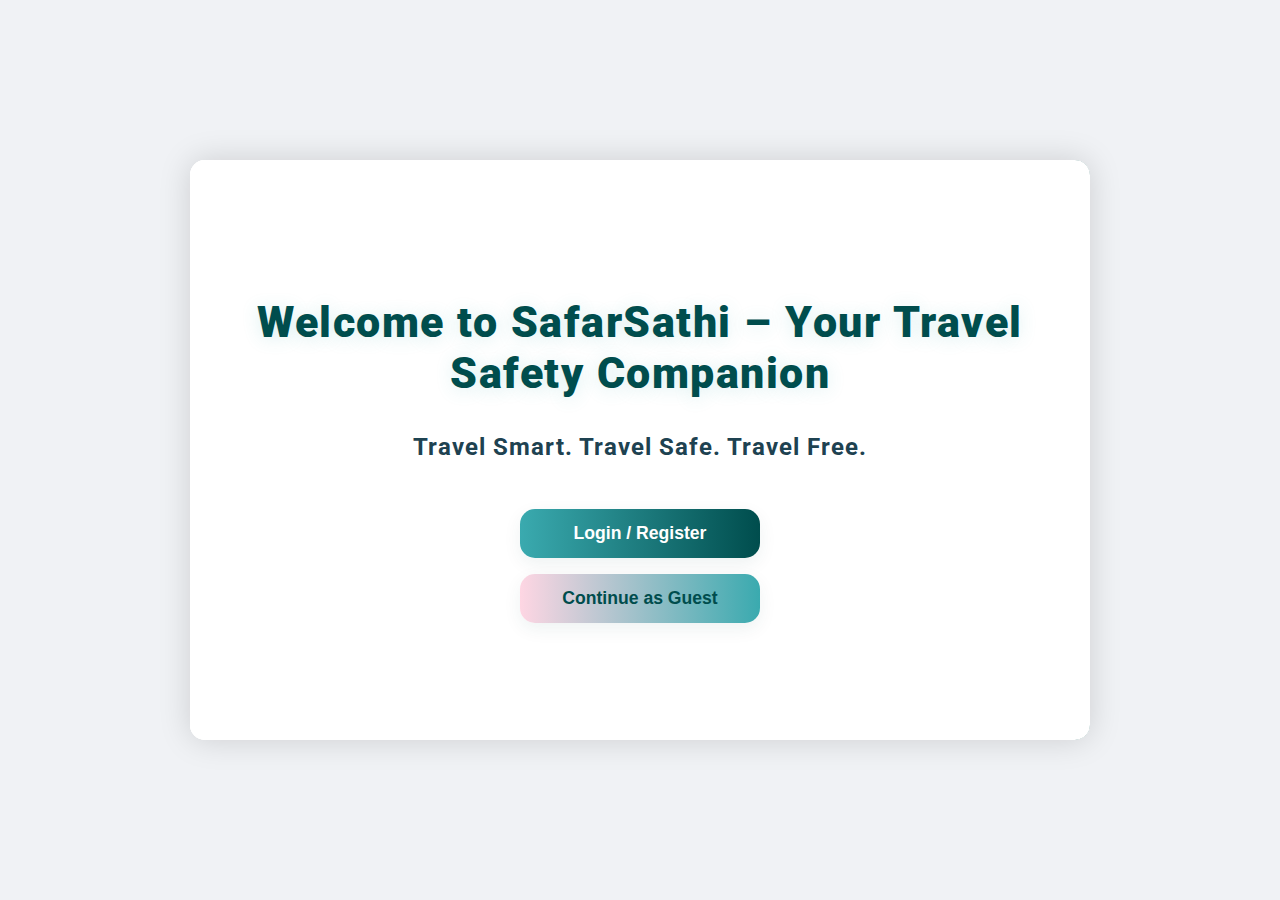
<file: index.html>
<!DOCTYPE html>
<html lang="en">
<head>
    <meta charset="UTF-8" />
    <meta name="viewport" content="width=device-width, initial-scale=1.0">
    <title>SafarSathi - Welcome & Login</title>
    <link href="https://fonts.googleapis.com/css?family=Roboto:400,500,700&display=swap" rel="stylesheet" />
    <style>
        * {
            box-sizing: border-box;
        }
        body, html {
            margin: 0; padding: 0; height: 100%;
            font-family: 'Roboto', sans-serif;
            background: #f0f2f5;
            display: flex;
            justify-content: center;
            align-items: center;
        }
        .container {
            position: relative;
            width: 900px;
            height: 580px;
            border-radius: 15px;
            overflow: hidden;
            box-shadow: 0 0 32px rgba(0, 0, 0, 0.15);
            background: #fff;
            display: flex;
            flex-direction: row;
        }
        .welcome {
            position: absolute;
            top: 0; left: 0;
            width: 100%; height: 100%;
            background: #fff;
            z-index: 6;
            display: flex;
            flex-direction: column;
            justify-content: center;
            align-items: center;
            padding: 0 40px;
            text-align: center;
            transition: left 0.8s cubic-bezier(.68,-0.55,.27,1.55);
        }
        .welcome.hide {
            left: -100%;
        }
        .welcome h1 {
            font-size: 2.7rem;
            color: #004d4d;
            font-weight: 900;
            letter-spacing: 1.5px;
            margin-bottom: 10px;
            text-shadow: 0 2px 18px #3aaaaf30;
        }
        .welcome p {
            font-size: 1.5rem;
            font-weight: 700;
            color: #1e4251;
            margin-bottom: 40px;
            letter-spacing: 1px;
        }
        .btn {
            width: 240px;
            padding: 14px 0;
            border-radius: 15px;
            font-size: 1.1rem;
            font-weight: 700;
            cursor: pointer;
            box-shadow: 0 6px 18px rgba(0, 77, 77, 0.07);
            border: none;
            margin: 8px 0;
            transition: background 0.25s;
        }
        .btn.login {
            background: linear-gradient(90deg,#3aaaaf 0%, #004d4d 100%);
            color: white;
        }
        .btn.login:hover {
            background: #3aaaaf;
        }
        .btn.guest {
            background: linear-gradient(90deg,#fed6e3 0%, #3aaaaf 100%);
            color: #004d4d;
        }
        .btn.guest:hover {
            background: #004d4d;
            color: white;
        }

        .panel {
            flex: 1;
            padding: 40px 30px 20px 30px;
            background: #fff;
            display: flex;
            flex-direction: column;
            justify-content: flex-start;
            transition: opacity 0.7s cubic-bezier(.68,-0.55,.27,1.55);
            z-index: 2;
            position: relative;
        }
        .panel.left {
            border-right: 1px solid #ddd;
        }
        .form-title {
            font-size: 2rem;
            font-weight: 700;
            margin-bottom: 28px;
            color: #222;
        }
        .form-group {
            margin-bottom: 16px;
        }
        label {
            font-size: 0.95rem;
            margin-bottom: 6px;
            color: #555;
            display: block;
        }
        input {
            width: 100%;
            padding: 11px 12px;
            border-radius: 5px;
            border: 1px solid #ccc;
            font-size: 1rem;
            outline: none;
            background: #fff;
        }
        button.btn.form-btn {
            margin-top: 14px;
            padding: 12px 0;
            border-radius: 6px;
            background: #3aaaaf;
            border: none;
            font-weight: 600;
            color: #fff;
            font-size: 1.1rem;
            cursor: pointer;
            transition: background 0.3s ease;
        }
        button.btn.form-btn:hover {
            background: #00796b;
        }

        .back-btn-overlay {
            position: absolute;
            bottom: 25px;
            font-size: 0.85rem;
            padding: 8px 18px;
            border-radius: 14px;
            background: linear-gradient(90deg,#fed6e3 0%,#3aaaaf 100%);
            color: #004d4d;
            font-weight: 700;
            border: none;
            box-shadow: 0 4px 12px #004d4d22;
            transition: background 0.3s;
            cursor: pointer;
            user-select: none;
            outline: none;
        }
        .back-btn-overlay:hover {
            background: #3aaaaf;
            color: #fff;
        }

        .overlay {
            position: absolute;
            top: 0;
            left: 50%;
            width: 50%;
            height: 100%;
            background: #004d4d;
            color: #fff;
            border-radius: 0 15px 15px 0;
            box-shadow: -8px 0 24px rgba(0, 0, 0, 0.15);
            display: flex;
            flex-direction: column;
            justify-content: center;
            align-items: center;
            padding: 40px 30px;
            font-size: 2.4rem;
            font-weight: 700;
            user-select: none;
            cursor: pointer;
            transition: left 0.7s cubic-bezier(.68, -0.55, .27, 1.55);
            z-index: 5;
        }
        .overlay-content {
            text-align: center;
            display: flex;
            flex-direction: column;
            align-items: center;
            flex: 1;
        }
        .arrow-btn {
            margin-top: 48px;
            background: none;
            border: none;
            outline: none;
            cursor: pointer;
            padding: 0;
            display: flex;
            justify-content: center;
            align-items: center;
            width: 58px;
            height: 58px;
            border-radius: 50%;
            background: #fff;
            box-shadow: 0 2px 10px rgba(0, 77, 77, 0.2);
            transition: background 0.3s;
            user-select: none;
        }
        .arrow-btn:hover {
            background: #ccebe5;
            box-shadow: 0 2px 18px rgba(58, 170, 175, 0.5);
        }
        .arrow-btn svg {
            width: 32px;
            height: 32px;
            fill: #004d4d;
            display: block;
        }

        /* Slide states */
        .container.show-create .overlay {
            left: 0;
            border-radius: 15px 0 0 15px;
        }
        .container.show-create .panel.left {
            transform: translateX(-50%);
            opacity: 0.15;
            pointer-events: none;
            z-index: 1;
        }
        .container.show-create .panel.right {
            z-index: 3;
        }
    </style>
</head>
<body>
    <div class="container" id="container">

        <div class="welcome" id="welcome">
            <h1>Welcome to SafarSathi – Your Travel Safety Companion</h1>
            <p>Travel Smart. Travel Safe. Travel Free.</p>
            <button class="btn login" id="toLoginBtn">Login / Register</button>
            <button class="btn guest" onclick="alert('Continue as guest clicked')">Continue as Guest</button>
        </div>

        <div class="panel left">
            <div class="form-title">Sign In</div>
            <form id="loginForm">
                <div class="form-group">
                    <label for="login-email">Email or mobile phone number</label>
                    <input id="login-email" type="text" required />
                </div>
                <div class="form-group">
                    <label for="login-password">Password</label>
                    <input id="login-password" type="password" required />
                </div>
                <button type="submit" class="btn form-btn">Login</button>
            </form>
        </div>

        <div class="panel right">
            <div class="form-title">Create Account</div>
            <form>
                <div class="form-group">
                    <label for="create-name">Name</label>
                    <input id="create-name" type="text" required />
                </div>
                <div class="form-group">
                    <label for="create-phone">Phone Number</label>
                    <input id="create-phone" type="tel" required />
                </div>
                <div class="form-group">
                    <label for="create-email">Email</label>
                    <input id="create-email" type="email" required />
                </div>
                <div class="form-group">
                    <label for="create-password">Password</label>
                    <input id="create-password" type="password" required />
                </div>
                <button type="submit" class="btn form-btn">Create Account</button>
            </form>
        </div>

        <div class="overlay" id="overlay">
            <div class="overlay-content">
                Hello SafarSathi
                <button class="arrow-btn" id="slideArrow" aria-label="Toggle Slide">
                    <svg viewBox="0 0 24 24">
                        <path d="M8.59 16.59L13.17 12 8.59 7.41c-.39-.39-.39-1.02 0-1.41.39-.39 1.02-.39 1.41 0l5.3 5.3c.39.39.39 1.02 0 1.41l-5.3 5.3c-.39.39-1.02.39-1.41 0-.38-.38-.38-1.02.01-1.41z"/>
                    </svg>
                </button>
                <button class="back-btn-overlay" id="backToWelcome">Back to Welcome</button>
            </div>
        </div>

    </div>

    <script src="script.js"></script>
</body>
</html>
</file>
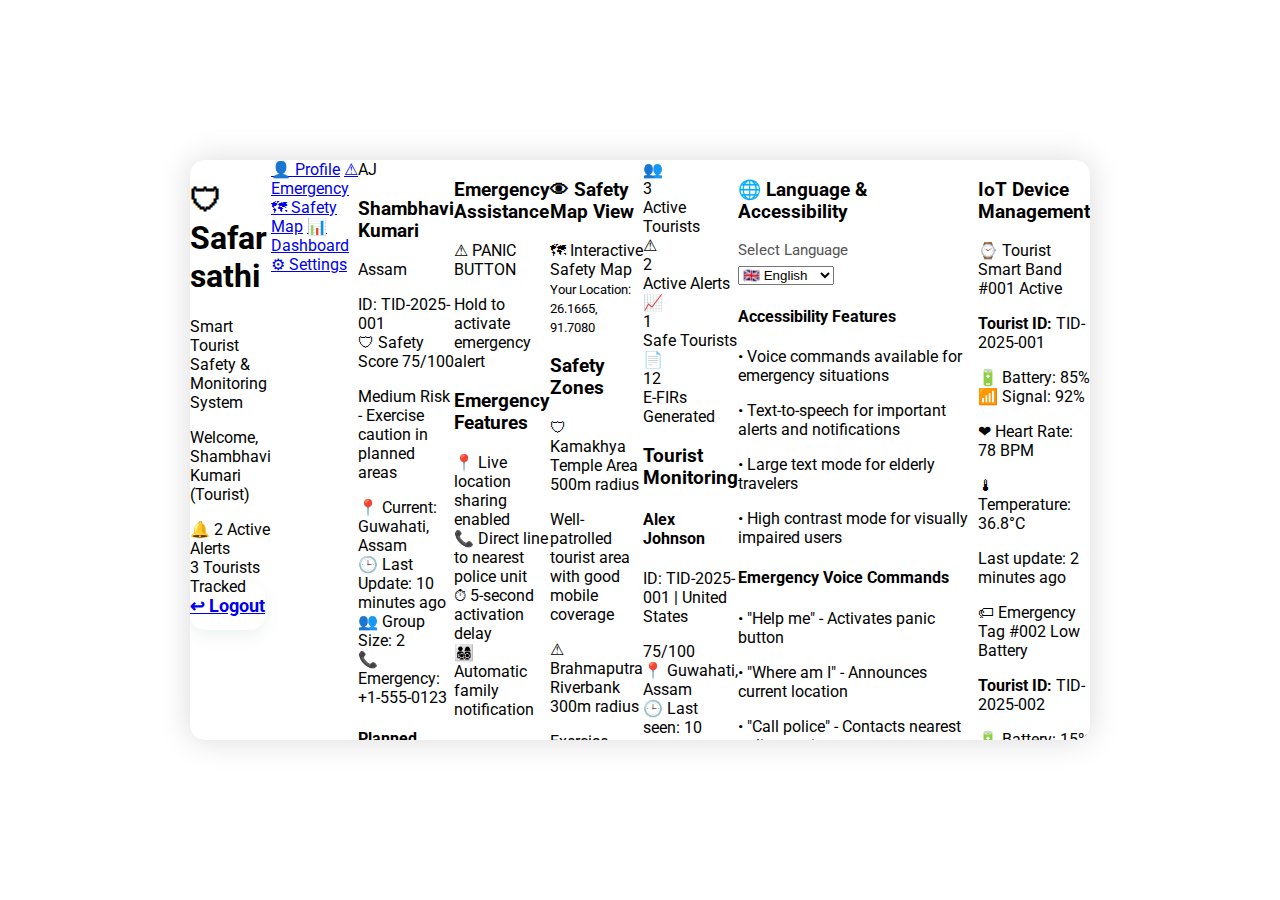
<file: dashboard.html>
<!DOCTYPE html>
<html lang="en">
<head>
    <meta charset="UTF-8">
    <meta name="viewport" content="width=device-width, initial-scale=1.0">
    <title>Safar Sathi - Dashboard</title>
    <link rel="stylesheet" href="style.css">
    <link href="https://fonts.googleapis.com/css?family=Roboto:400,500,700&display=swap" rel="stylesheet" />
</head>
<body>
    <div class="container">
        <div class="header">
            <div class="header-content">
                <div class="header-left">
                    <h1>
                        <span class="logo">🛡</span>
                        Safar sathi
                    </h1>
                    <p>Smart Tourist Safety & Monitoring System</p>
                    <p class="welcome-text">Welcome, Shambhavi Kumari (Tourist)</p>
                </div>
                <div class="header-right">
                    <div class="badge badge-outline">
                        <span>🔔</span>
                        <span>2 Active Alerts</span>
                    </div>
                    <div class="badge badge-secondary">3 Tourists Tracked</div>
                    <a href="#" class="btn logout-btn">
                        <span>↩</span>
                        Logout
                    </a>
                </div>
            </div>
        </div>

        <div class="nav-tabs">
            <a href="#profile-section" class="nav-tab active">👤 Profile</a>
            <a href="#panic-section" class="nav-tab">⚠ Emergency</a>
            <a href="#map-section" class="nav-tab">🗺 Safety Map</a>
            <a href="#dashboard-section" class="nav-tab">📊 Dashboard</a>
            <a href="#settings-section" class="nav-tab">⚙ Settings</a>
        </div>

        <div id="profile-section" class="section active">
            <div class="card">
                <div class="card-header">
                    <div class="profile-info">
                        <div class="avatar">AJ</div>
                        <div class="profile-details">
                            <h3>Shambhavi Kumari </h3>
                            <p>Assam</p>
                            <div class="badge badge-outline">ID: TID-2025-001</div>
                        </div>
                    </div>
                </div>
                <div class="card-content">
                    <div class="safety-score">
                        <div class="score-header">
                            <span>🛡 Safety Score</span>
                            <span class="score-value">75/100</span>
                        </div>
                        <div class="progress-bar">
                            <div class="progress-fill warning" style="width: 75%;"></div>
                        </div>
                        <p class="score-note">Medium Risk - Exercise caution in planned areas</p>
                    </div>

                    <div class="grid grid-cols-2">
                        <div class="info-item">
                            <span class="info-icon">📍</span>
                            <span>Current: Guwahati, Assam</span>
                        </div>
                        <div class="info-item">
                            <span class="info-icon">🕒</span>
                            <span>Last Update: 10 minutes ago</span>
                        </div>
                        <div class="info-item">
                            <span class="info-icon">👥</span>
                            <span>Group Size: 2</span>
                        </div>
                        <div class="info-item">
                            <span class="info-icon">📞</span>
                            <span>Emergency: +1-555-0123</span>
                        </div>
                    </div>

                    <div class="planned-route">
                        <h4>Planned Route</h4>
                        <div class="route-badges">
                            <span class="badge badge-secondary">Guwahati</span>
                            <span class="badge badge-secondary">Kaziranga</span>
                            <span class="badge badge-secondary">Shillong</span>
                            <span class="badge badge-secondary">Cherrapunji</span>
                        </div>
                    </div>
                </div>
            </div>

            <div class="card">
                <div class="card-header">
                    <h3>Safety Features Active</h3>
                </div>
                <div class="card-content">
                    <div class="grid grid-cols-2">
                        <div class="info-item">
                            <span class="status-indicator status-active"></span>
                            <span>Real-time Location Tracking</span>
                        </div>
                        <div class="info-item">
                            <span class="status-indicator status-active"></span>
                            <span>Geo-fencing Alerts Enabled</span>
                        </div>
                        <div class="info-item">
                            <span class="status-indicator status-active"></span>
                            <span>Emergency Contacts Configured</span>
                        </div>
                        <div class="info-item">
                            <span class="status-indicator status-warning"></span>
                            <span>Family Tracking (Opt-in Required)</span>
                        </div>
                    </div>
                </div>
            </div>
        </div>

        <div id="panic-section" class="section">
            <div class="card">
                <div class="card-content panic-section">
                    <h3>Emergency Assistance</h3>
                    <div class="panic-button">
                        <span class="panic-icon">⚠</span>
                        PANIC BUTTON
                    </div>
                    <p class="panic-note">Hold to activate emergency alert</p>
                </div>
            </div>

            <div class="card">
                <div class="card-header">
                    <h3>Emergency Features</h3>
                </div>
                <div class="card-content">
                    <div class="space-y-2">
                        <div class="info-item">
                            <span class="info-icon">📍</span>
                            <span>Live location sharing enabled</span>
                        </div>
                        <div class="info-item">
                            <span class="info-icon">📞</span>
                            <span>Direct line to nearest police unit</span>
                        </div>
                        <div class="info-item">
                            <span class="info-icon">⏱</span>
                            <span>5-second activation delay</span>
                        </div>
                        <div class="info-item">
                            <span class="info-icon">👨‍👩‍👧‍👦</span>
                            <span>Automatic family notification</span>
                        </div>
                    </div>
                </div>
            </div>
        </div>

        <div id="map-section" class="section">
            <div class="card">
                <div class="card-header">
                    <h3>👁 Safety Map View</h3>
                </div>
                <div class="card-content">
                    <div class="map-container">
                        <div class="map-placeholder">
                            🗺 Interactive Safety Map<br>
                            <small>Your Location: 26.1665, 91.7080</small>
                        </div>
                    </div>
                </div>
            </div>

            <div class="card">
                <div class="card-header">
                    <h3>Safety Zones</h3>
                </div>
                <div class="card-content">
                    <div class="zone-item zone-safe">
                        <div class="zone-header">
                            <span class="zone-name">
                                <span>🛡</span>
                                Kamakhya Temple Area
                            </span>
                            <span class="badge badge-outline">500m radius</span>
                        </div>
                        <p class="zone-description">Well-patrolled tourist area with good mobile coverage</p>
                    </div>
                    
                    <div class="zone-item zone-caution">
                        <div class="zone-header">
                            <span class="zone-name">
                                <span>⚠</span>
                                Brahmaputra Riverbank
                            </span>
                            <span class="badge badge-outline">300m radius</span>
                        </div>
                        <p class="zone-description">Exercise caution near water. Stay in designated areas</p>
                    </div>
                    
                    <div class="zone-item zone-restricted">
                        <div class="zone-header">
                            <span class="zone-name">
                                <span>🚫</span>
                                Construction Zone - NH37
                            </span>
                            <span class="badge badge-outline">200m radius</span>
                        </div>
                        <p class="zone-description">Road construction in progress. Avoid this area</p>
                    </div>
                </div>
            </div>
        </div>

        <div id="dashboard-section" class="section">
            <div class="stats-grid">
                <div class="stat-card">
                    <div class="stat-icon">👥</div>
                    <div class="stat-number">3</div>
                    <div class="stat-label">Active Tourists</div>
                </div>
                <div class="stat-card">
                    <div class="stat-icon">⚠</div>
                    <div class="stat-number">2</div>
                    <div class="stat-label">Active Alerts</div>
                </div>
                <div class="stat-card">
                    <div class="stat-icon">📈</div>
                    <div class="stat-number">1</div>
                    <div class="stat-label">Safe Tourists</div>
                </div>
                <div class="stat-card">
                    <div class="stat-icon">📄</div>
                    <div class="stat-number">12</div>
                    <div class="stat-label">E-FIRs Generated</div>
                </div>
            </div>

            <div class="card">
                <div class="card-header">
                    <h3>Tourist Monitoring</h3>
                </div>
                <div class="card-content">
                    <div class="tourist-card">
                        <div class="tourist-header">
                            <div>
                                <h4>Alex Johnson</h4>
                                <p>ID: TID-2025-001 | United States</p>
                            </div>
                            <span class="badge badge-warning">75/100</span>
                        </div>
                        <div class="space-y-2">
                            <div class="info-item">
                                <span class="info-icon">📍</span>
                                <span>Guwahati, Assam</span>
                            </div>
                            <div class="info-item">
                                <span class="info-icon">🕒</span>
                                <span>Last seen: 10 minutes ago</span>
                            </div>
                        </div>
                        <div class="progress-bar small" style="margin-top: 0.75rem;">
                            <div class="progress-fill warning" style="width: 75%;"></div>
                        </div>
                    </div>

                    <div class="tourist-card">
                        <div class="tourist-header">
                            <div>
                                <h4>Maria Garcia</h4>
                                <p>ID: TID-2025-002 | Spain</p>
                            </div>
                            <span class="badge badge-danger">45/100</span>
                        </div>
                        <div class="space-y-2">
                            <div class="info-item">
                                <span class="info-icon">📍</span>
                                <span>Remote Forest Trail</span>
                            </div>
                            <div class="info-item">
                                <span class="info-icon">🕒</span>
                                <span>Last seen: 3 hours ago</span>
                            </div>
                        </div>
                        <div class="progress-bar small" style="margin-top: 0.75rem;">
                            <div class="progress-fill danger" style="width: 45%;"></div>
                        </div>
                    </div>

                    <div class="tourist-card">
                        <div class="tourist-header">
                            <div>
                                <h4>Chen Wei</h4>
                                <p>ID: TID-2025-003 | China</p>
                            </div>
                            <span class="badge badge-success">85/100</span>
                        </div>
                        <div class="space-y-2">
                            <div class="info-item">
                                <span class="info-icon">📍</span>
                                <span>Shillong Tourist Center</span>
                            </div>
                            <div class="info-item">
                                <span class="info-icon">🕒</span>
                                <span>Last seen: 5 minutes ago</span>
                            </div>
                        </div>
                        <div class="progress-bar small" style="margin-top: 0.75rem;">
                            <div class="progress-fill" style="width: 85%;"></div>
                        </div>
                    </div>
                </div>
            </div>

            <div class="card">
                <div class="card-header">
                    <h3>🔔 AI-Detected Anomalies</h3>
                </div>
                <div class="card-content">
                    <div class="anomaly-item anomaly-high">
                        <div class="anomaly-content">
                            <h4>Route Deviation</h4>
                            <p><strong>Tourist:</strong> Maria Garcia (ID: TID-2025-002)</p>
                            <p>Tourist has deviated significantly from planned route for over 2 hours</p>
                            <p class="anomaly-time">Detected: 2025-01-10 14:30 IST</p>
                        </div>
                        <div class="anomaly-badges">
                            <span class="badge badge-danger">active</span>
                            <span class="badge badge-outline">high</span>
                        </div>
                    </div>

                    <div class="anomaly-item anomaly-medium">
                        <div class="anomaly-content">
                            <h4>Prolonged Inactivity</h4>
                            <p><strong>Tourist:</strong> Chen Wei (ID: TID-2025-003)</p>
                            <p>No movement detected for 4 hours in remote area</p>
                            <p class="anomaly-time">Detected: 2025-01-10 13:15 IST</p>
                        </div>
                        <div class="anomaly-badges">
                            <span class="badge badge-danger">active</span>
                            <span class="badge badge-outline">medium</span>
                        </div>
                    </div>
                </div>
            </div>
        </div>

        <div id="settings-section" class="section">
            <div class="card">
                <div class="card-header">
                    <h3>🌐 Language & Accessibility</h3>
                </div>
                <div class="card-content">
                    <div class="form-group">
                        <label for="language-select" class="form-label">Select Language</label>
                        <select id="language-select" class="form-select">
                            <option value="en">🇬🇧 English</option>
                            <option value="hi">🇮🇳 हिन्दी</option>
                            <option value="as">🇮🇳 অসমীয়া</option>
                            <option value="bn">🇧🇩 বাংলা</option>
                            <option value="ml">🇮🇳 മലയാളം</option>
                            <option value="ta">🇮🇳 தமிழ்</option>
                            <option value="te">🇮🇳 తెలుగు</option>
                            <option value="kn">🇮🇳 ಕನ್ನಡ</option>
                            <option value="or">🇮🇳 ଓଡ଼ିଆ</option>
                            <option value="gu">🇮🇳 ગુજરાતી</option>
                            <option value="mr">🇮🇳 मराठी</option>
                        </select>
                    </div>
                    
                    <div class="accessibility-notes">
                        <h4>Accessibility Features</h4>
                        <div class="space-y-2">
                            <p>• Voice commands available for emergency situations</p>
                            <p>• Text-to-speech for important alerts and notifications</p>
                            <p>• Large text mode for elderly travelers</p>
                            <p>• High contrast mode for visually impaired users</p>
                        </div>
                    </div>

                    <div class="voice-commands">
                        <h4>Emergency Voice Commands</h4>
                        <div class="space-y-2">
                            <p class="note">• "Help me" - Activates panic button</p>
                            <p class="note">• "Where am I" - Announces current location</p>
                            <p class="note">• "Call police" - Contacts nearest police station</p>
                        </div>
                    </div>
                </div>
            </div>

            <div class="card">
                <div class="card-header">
                    <h3>Privacy & Security</h3>
                </div>
                <div class="card-content">
                    <div class="setting-item">
                        <div class="setting-info">
                            <h4>End-to-End Encryption</h4>
                            <p>All data is encrypted in transit and at rest</p>
                        </div>
                        <span class="badge badge-success">Active</span>
                    </div>
                    
                    <div class="setting-item">
                        <div class="setting-info">
                            <h4>Blockchain Identity Verification</h4>
                            <p>Tamper-proof digital ID and travel records</p>
                        </div>
                        <span class="badge badge-success">Verified</span>
                    </div>
                    
                    <div class="setting-item">
                        <div class="setting-info">
                            <h4>Data Retention Policy</h4>
                            <p>Travel data deleted after 90 days</p>
                        </div>
                        <span class="badge badge-secondary">Compliant</span>
                    </div>
                    
                    <div class="download-section">
                        <button class="btn">Download My Data</button>
                    </div>
                </div>
            </div>
        </div>

        <div id="iot-section" class="section">
            <div class="card">
                <div class="card-header">
                    <h3>IoT Device Management</h3>
                </div>
                <div class="card-content">
                    <div class="device-card">
                        <div class="device-header">
                            <span class="device-name">
                                <span>⌚</span>
                                Tourist Smart Band #001
                            </span>
                            <span class="badge badge-success">Active</span>
                        </div>
                        <div class="device-details">
                            <p><strong>Tourist ID:</strong> TID-2025-001</p>
                            <div class="device-stats">
                                <div class="device-stat">
                                    <span>🔋 Battery: 85%</span>
                                    <div class="progress-mini">
                                        <div class="progress-fill" style="width: 85%;"></div>
                                    </div>
                                </div>
                                <div class="device-stat">
                                    <span>📶 Signal: 92%</span>
                                    <div class="progress-mini">
                                        <div class="progress-fill" style="width: 92%;"></div>
                                    </div>
                                </div>
                            </div>
                            <p>❤ Heart Rate: 78 BPM</p>
                            <p>🌡 Temperature: 36.8°C</p>
                            <p class="last-update">Last update: 2 minutes ago</p>
                        </div>
                    </div>

                    <div class="device-card">
                        <div class="device-header">
                            <span class="device-name">
                                <span>🏷</span>
                                Emergency Tag #002
                            </span>
                            <span class="badge badge-warning">Low Battery</span>
                        </div>
                        <div class="device-details">
                            <p><strong>Tourist ID:</strong> TID-2025-002</p>
                            <div class="device-stats">
                                <div class="device-stat">
                                    <span>🔋 Battery: 15%</span>
                                    <div class="progress-mini">
                                        <div class="progress-fill danger" style="width: 15%;"></div>
                                    </div>
                                </div>
                                <div class="device-stat">
                                    <span>📶 Signal: 25%</span>
                                    <div class="progress-mini">
                                        <div class="progress-fill danger" style="width: 25%;"></div>
                                    </div>
                                </div>
                            </div>
                            <p class="last-update">Last update: 45 minutes ago</p>
                        </div>
                    </div>
                </div>
            </div>
        </div>
    </div>
    <script>
        // JS for tab switching on dashboard
        document.addEventListener('DOMContentLoaded', function() {
            const tabs = document.querySelectorAll('.nav-tab');
            const sections = document.querySelectorAll('.section');

            tabs.forEach(tab => {
                tab.addEventListener('click', function(e) {
                    e.preventDefault();
                    
                    // Remove active class from all tabs and sections
                    tabs.forEach(t => t.classList.remove('active'));
                    sections.forEach(s => s.classList.remove('active'));
                    
                    // Add active class to clicked tab and corresponding section
                    this.classList.add('active');
                    const targetSectionId = this.getAttribute('href');
                    document.querySelector(targetSectionId).classList.add('active');
                });
            });
        });
    </script>
</body>
</html>
</file>
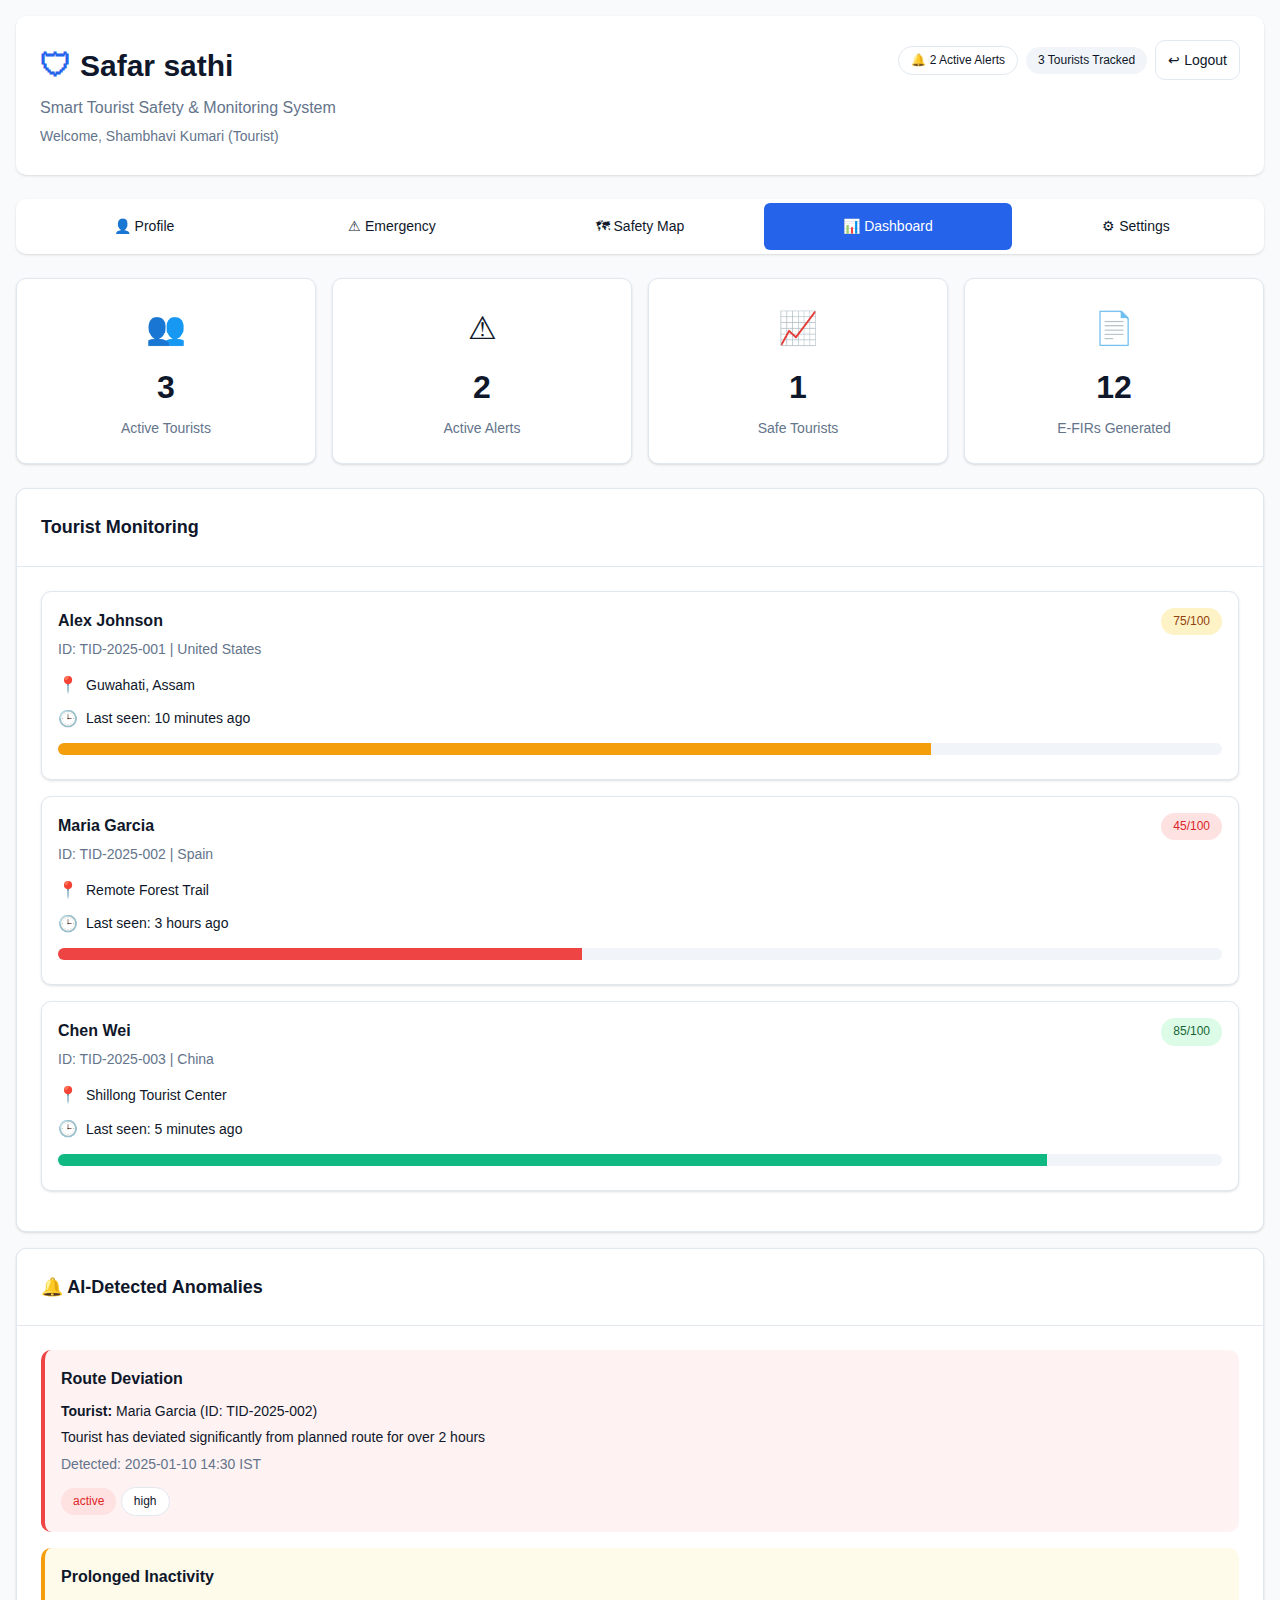
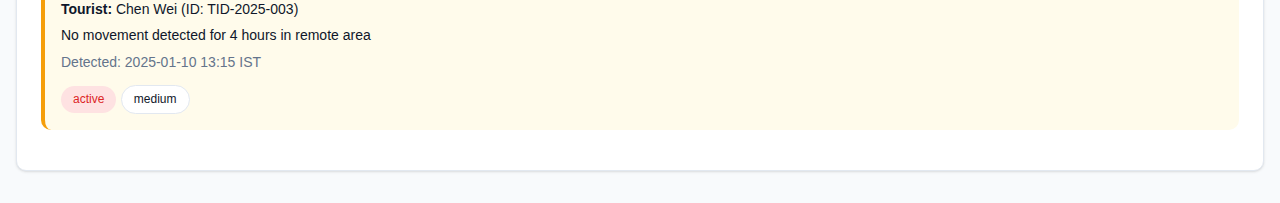
<file: v.html>
<!DOCTYPE html>
<html lang="en">
<head>
    <meta charset="UTF-8">
    <meta name="viewport" content="width=device-width, initial-scale=1.0">
    <title>safar sathi - Complete Static Demo</title>
    <link rel="stylesheet" href="vs.css">
</head>
<body>
    <div class="container">
        <!-- Header -->
        <div class="header">
            <div class="header-content">
                <div class="header-left">
                    <h1>
                        <span class="logo">🛡</span>
                        Safar sathi
                    </h1>
                    <p>Smart Tourist Safety & Monitoring System</p>
                    <p class="welcome-text">Welcome, Shambhavi Kumari (Tourist)</p>
                </div>
                <div class="header-right">
                    <div class="badge badge-outline">
                        <span>🔔</span>
                        <span>2 Active Alerts</span>
                    </div>
                    <div class="badge badge-secondary">3 Tourists Tracked</div>
                    <a href="index.html" class="btn">
                        <span>↩</span>
                        Logout
                    </a>
                </div>
            </div>
        </div>

        <!-- Navigation Tabs -->
        <div class="nav-tabs">
            <a href="#profile-section" class="nav-tab active">👤 Profile</a>
            <a href="#panic-section" class="nav-tab">⚠ Emergency</a>
            <a href="#map-section" class="nav-tab">🗺 Safety Map</a>
            <a href="#dashboard-section" class="nav-tab">📊 Dashboard</a>
            <a href="#settings-section" class="nav-tab">⚙ Settings</a>
        </div>

        <!-- Profile Section -->
        <div id="profile-section" class="section active">
            <div class="card">
                <div class="card-header">
                    <div class="profile-info">
                        <div class="avatar">SK</div>
                        <div class="profile-details">
                            <h3>Shambhavi Kumari </h3>
                            <p>Assam</p>
                            <div class="badge badge-outline">ID: TID-2025-001</div>
                        </div>
                    </div>
                </div>
                <div class="card-content">
                    <div class="safety-score">
                        <div class="score-header">
                            <span>🛡 Safety Score</span>
                            <span class="score-value">75/100</span>
                        </div>
                        <div class="progress-bar">
                            <div class="progress-fill warning" style="width: 75%;"></div>
                        </div>
                        <p class="score-note">Medium Risk - Exercise caution in planned areas</p>
                    </div>

                    <div class="grid grid-cols-2">
                        <div class="info-item">
                            <span class="info-icon">📍</span>
                            <span>Current: Guwahati, Assam</span>
                        </div>
                        <div class="info-item">
                            <span class="info-icon">🕒</span>
                            <span>Last Update: 10 minutes ago</span>
                        </div>
                        <div class="info-item">
                            <span class="info-icon">👥</span>
                            <span>Group Size: 2</span>
                        </div>
                        <div class="info-item">
                            <span class="info-icon">📞</span>
                            <span>Emergency: +1-555-0123</span>
                        </div>
                    </div>

                    <div class="planned-route">
                        <h4>Planned Route</h4>
                        <div class="route-badges">
                            <span class="badge badge-secondary">Guwahati</span>
                            <span class="badge badge-secondary">Kaziranga</span>
                            <span class="badge badge-secondary">Shillong</span>
                            <span class="badge badge-secondary">Cherrapunji</span>
                        </div>
                    </div>
                </div>
            </div>

            <div class="card">
                <div class="card-header">
                    <h3>Safety Features Active</h3>
                </div>
                <div class="card-content">
                    <div class="grid grid-cols-2">
                        <div class="info-item">
                            <span class="status-indicator status-active"></span>
                            <span>Real-time Location Tracking</span>
                        </div>
                        <div class="info-item">
                            <span class="status-indicator status-active"></span>
                            <span>Geo-fencing Alerts Enabled</span>
                        </div>
                        <div class="info-item">
                            <span class="status-indicator status-active"></span>
                            <span>Emergency Contacts Configured</span>
                        </div>
                        <div class="info-item">
                            <span class="status-indicator status-warning"></span>
                            <span>Family Tracking (Opt-in Required)</span>
                        </div>
                    </div>
                </div>
            </div>
        </div>

        <!-- Panic Section -->
        <div id="panic-section" class="section">
            <div class="card">
                <div class="card-content panic-section">
                    <h3>Emergency Assistance</h3>
                    <div class="panic-button">
                        <span class="panic-icon">⚠</span>
                        PANIC BUTTON
                    </div>
                    <p class="panic-note">Hold to activate emergency alert</p>
                </div>
            </div>

            <div class="card">
                <div class="card-header">
                    <h3>Emergency Features</h3>
                </div>
                <div class="card-content">
                    <div class="space-y-2">
                        <div class="info-item">
                            <span class="info-icon">📍</span>
                            <span>Live location sharing enabled</span>
                        </div>
                        <div class="info-item">
                            <span class="info-icon">📞</span>
                            <span>Direct line to nearest police unit</span>
                        </div>
                        <div class="info-item">
                            <span class="info-icon">⏱</span>
                            <span>5-second activation delay</span>
                        </div>
                        <div class="info-item">
                            <span class="info-icon">👨‍👩‍👧‍👦</span>
                            <span>Automatic family notification</span>
                        </div>
                    </div>
                </div>
            </div>
        </div>

        <!-- Map Section -->
        <div id="map-section" class="section">
            <div class="card">
                <div class="card-header">
                    <h3>👁 Safety Map View</h3>
                </div>
                <div class="card-content">
                    <div class="map-container">
                        <div class="map-placeholder">
                            🗺 Interactive Safety Map<br>
                            <small>Your Location: 26.1665, 91.7080</small>
                        </div>
                    </div>
                </div>
            </div>

            <div class="card">
                <div class="card-header">
                    <h3>Safety Zones</h3>
                </div>
                <div class="card-content">
                    <div class="zone-item zone-safe">
                        <div class="zone-header">
                            <span class="zone-name">
                                <span>🛡</span>
                                Kamakhya Temple Area
                            </span>
                            <span class="badge badge-outline">500m radius</span>
                        </div>
                        <p class="zone-description">Well-patrolled tourist area with good mobile coverage</p>
                    </div>
                    
                    <div class="zone-item zone-caution">
                        <div class="zone-header">
                            <span class="zone-name">
                                <span>⚠</span>
                                Brahmaputra Riverbank
                            </span>
                            <span class="badge badge-outline">300m radius</span>
                        </div>
                        <p class="zone-description">Exercise caution near water. Stay in designated areas</p>
                    </div>
                    
                    <div class="zone-item zone-restricted">
                        <div class="zone-header">
                            <span class="zone-name">
                                <span>🚫</span>
                                Construction Zone - NH37
                            </span>
                            <span class="badge badge-outline">200m radius</span>
                        </div>
                        <p class="zone-description">Road construction in progress. Avoid this area</p>
                    </div>
                </div>
            </div>
        </div>

        <!-- Dashboard Section -->
        <div id="dashboard-section" class="section">
            <div class="stats-grid">
                <div class="stat-card">
                    <div class="stat-icon">👥</div>
                    <div class="stat-number">3</div>
                    <div class="stat-label">Active Tourists</div>
                </div>
                <div class="stat-card">
                    <div class="stat-icon">⚠</div>
                    <div class="stat-number">2</div>
                    <div class="stat-label">Active Alerts</div>
                </div>
                <div class="stat-card">
                    <div class="stat-icon">📈</div>
                    <div class="stat-number">1</div>
                    <div class="stat-label">Safe Tourists</div>
                </div>
                <div class="stat-card">
                    <div class="stat-icon">📄</div>
                    <div class="stat-number">12</div>
                    <div class="stat-label">E-FIRs Generated</div>
                </div>
            </div>

            <div class="card">
                <div class="card-header">
                    <h3>Tourist Monitoring</h3>
                </div>
                <div class="card-content">
                    <div class="tourist-card">
                        <div class="tourist-header">
                            <div>
                                <h4>Alex Johnson</h4>
                                <p>ID: TID-2025-001 | United States</p>
                            </div>
                            <span class="badge badge-warning">75/100</span>
                        </div>
                        <div class="space-y-2">
                            <div class="info-item">
                                <span class="info-icon">📍</span>
                                <span>Guwahati, Assam</span>
                            </div>
                            <div class="info-item">
                                <span class="info-icon">🕒</span>
                                <span>Last seen: 10 minutes ago</span>
                            </div>
                        </div>
                        <div class="progress-bar small" style="margin-top: 0.75rem;">
                            <div class="progress-fill warning" style="width: 75%;"></div>
                        </div>
                    </div>

                    <div class="tourist-card">
                        <div class="tourist-header">
                            <div>
                                <h4>Maria Garcia</h4>
                                <p>ID: TID-2025-002 | Spain</p>
                            </div>
                            <span class="badge badge-danger">45/100</span>
                        </div>
                        <div class="space-y-2">
                            <div class="info-item">
                                <span class="info-icon">📍</span>
                                <span>Remote Forest Trail</span>
                            </div>
                            <div class="info-item">
                                <span class="info-icon">🕒</span>
                                <span>Last seen: 3 hours ago</span>
                            </div>
                        </div>
                        <div class="progress-bar small" style="margin-top: 0.75rem;">
                            <div class="progress-fill danger" style="width: 45%;"></div>
                        </div>
                    </div>

                    <div class="tourist-card">
                        <div class="tourist-header">
                            <div>
                                <h4>Chen Wei</h4>
                                <p>ID: TID-2025-003 | China</p>
                            </div>
                            <span class="badge badge-success">85/100</span>
                        </div>
                        <div class="space-y-2">
                            <div class="info-item">
                                <span class="info-icon">📍</span>
                                <span>Shillong Tourist Center</span>
                            </div>
                            <div class="info-item">
                                <span class="info-icon">🕒</span>
                                <span>Last seen: 5 minutes ago</span>
                            </div>
                        </div>
                        <div class="progress-bar small" style="margin-top: 0.75rem;">
                            <div class="progress-fill" style="width: 85%;"></div>
                        </div>
                    </div>
                </div>
            </div>

            <div class="card">
                <div class="card-header">
                    <h3>🔔 AI-Detected Anomalies</h3>
                </div>
                <div class="card-content">
                    <div class="anomaly-item anomaly-high">
                        <div class="anomaly-content">
                            <h4>Route Deviation</h4>
                            <p><strong>Tourist:</strong> Maria Garcia (ID: TID-2025-002)</p>
                            <p>Tourist has deviated significantly from planned route for over 2 hours</p>
                            <p class="anomaly-time">Detected: 2025-01-10 14:30 IST</p>
                        </div>
                        <div class="anomaly-badges">
                            <span class="badge badge-danger">active</span>
                            <span class="badge badge-outline">high</span>
                        </div>
                    </div>

                    <div class="anomaly-item anomaly-medium">
                        <div class="anomaly-content">
                            <h4>Prolonged Inactivity</h4>
                            <p><strong>Tourist:</strong> Chen Wei (ID: TID-2025-003)</p>
                            <p>No movement detected for 4 hours in remote area</p>
                            <p class="anomaly-time">Detected: 2025-01-10 13:15 IST</p>
                        </div>
                        <div class="anomaly-badges">
                            <span class="badge badge-danger">active</span>
                            <span class="badge badge-outline">medium</span>
                        </div>
                    </div>
                </div>
            </div>
        </div>

        <!-- Settings Section -->
        <div id="settings-section" class="section">
            <div class="card">
                <div class="card-header">
                    <h3>🌐 Language & Accessibility</h3>
                </div>
                <div class="card-content">
                    <div class="form-group">
                        <label for="language-select" class="form-label">Select Language</label>
                        <select id="language-select" class="form-select">
                            <option value="en">🇬🇧 English</option>
                            <option value="hi">🇮🇳 हिन्दी</option>
                            <option value="as">🇮🇳 অসমীয়া</option>
                            <option value="bn">🇧🇩 বাংলা</option>
                            <option value="ml">🇮🇳 മലയാളം</option>
                            <option value="ta">🇮🇳 தமிழ்</option>
                            <option value="te">🇮🇳 తెలుగు</option>
                            <option value="kn">🇮🇳 ಕನ್ನಡ</option>
                            <option value="or">🇮🇳 ଓଡ଼ିଆ</option>
                            <option value="gu">🇮🇳 ગુજરાતી</option>
                            <option value="mr">🇮🇳 मराठी</option>
                        </select>
                    </div>
                    
                    <div class="accessibility-notes">
                        <h4>Accessibility Features</h4>
                        <div class="space-y-2">
                            <p>• Voice commands available for emergency situations</p>
                            <p>• Text-to-speech for important alerts and notifications</p>
                            <p>• Large text mode for elderly travelers</p>
                            <p>• High contrast mode for visually impaired users</p>
                        </div>
                    </div>

                    <div class="voice-commands">
                        <h4>Emergency Voice Commands</h4>
                        <div class="space-y-2">
                            <p class="note">• "Help me" - Activates panic button</p>
                            <p class="note">• "Where am I" - Announces current location</p>
                            <p class="note">• "Call police" - Contacts nearest police station</p>
                        </div>
                    </div>
                </div>
            </div>

            <div class="card">
                <div class="card-header">
                    <h3>Privacy & Security</h3>
                </div>
                <div class="card-content">
                    <div class="setting-item">
                        <div class="setting-info">
                            <h4>End-to-End Encryption</h4>
                            <p>All data is encrypted in transit and at rest</p>
                        </div>
                        <span class="badge badge-success">Active</span>
                    </div>
                    
                    <div class="setting-item">
                        <div class="setting-info">
                            <h4>Blockchain Identity Verification</h4>
                            <p>Tamper-proof digital ID and travel records</p>
                        </div>
                        <span class="badge badge-success">Verified</span>
                    </div>
                    
                    <div class="setting-item">
                        <div class="setting-info">
                            <h4>Data Retention Policy</h4>
                            <p>Travel data deleted after 90 days</p>
                        </div>
                        <span class="badge badge-secondary">Compliant</span>
                    </div>
                    
                    <div class="download-section">
                        <button class="btn">Download My Data</button>
                    </div>
                </div>
            </div>
        </div>

        <!-- Authority/Department Only Section (Hidden for Tourist View) -->
        <div id="iot-section" class="section">
            <!-- This can be conditionally shown via JS or server logic -->
            <div class="card">
                <div class="card-header">
                    <h3>IoT Device Management</h3>
                </div>
                <div class="card-content">
                    <div class="device-card">
                        <div class="device-header">
                            <span class="device-name">
                                <span>⌚</span>
                                Tourist Smart Band #001
                            </span>
                            <span class="badge badge-success">Active</span>
                        </div>
                        <div class="device-details">
                            <p><strong>Tourist ID:</strong> TID-2025-001</p>
                            <div class="device-stats">
                                <div class="device-stat">
                                    <span>🔋 Battery: 85%</span>
                                    <div class="progress-mini">
                                        <div class="progress-fill" style="width: 85%;"></div>
                                    </div>
                                </div>
                                <div class="device-stat">
                                    <span>📶 Signal: 92%</span>
                                    <div class="progress-mini">
                                        <div class="progress-fill" style="width: 92%;"></div>
                                    </div>
                                </div>
                            </div>
                            <p>❤ Heart Rate: 78 BPM</p>
                            <p>🌡 Temperature: 36.8°C</p>
                            <p class="last-update">Last update: 2 minutes ago</p>
                        </div>
                    </div>

                    <div class="device-card">
                        <div class="device-header">
                            <span class="device-name">
                                <span>🏷</span>
                                Emergency Tag #002
                            </span>
                            <span class="badge badge-warning">Low Battery</span>
                        </div>
                        <div class="device-details">
                            <p><strong>Tourist ID:</strong> TID-2025-002</p>
                            <div class="device-stats">
                                <div class="device-stat">
                                    <span>🔋 Battery: 15%</span>
                                    <div class="progress-mini">
                                        <div class="progress-fill danger" style="width: 15%;"></div>
                                    </div>
                                </div>
                                <div class="device-stat">
                                    <span>📶 Signal: 25%</span>
                                    <div class="progress-mini">
                                        <div class="progress-fill danger" style="width: 25%;"></div>
                                    </div>
                                </div>
                            </div>
                            <p class="last-update">Last update: 45 minutes ago</p>
                        </div>
                    </div>
                </div>
            </div>
        </div>
    </div>
    <script>
    (function() {
        function activate(hash) {
            var sections = document.querySelectorAll('.section');
            sections.forEach(function(sec) { sec.style.display = 'none'; });

            var target = document.querySelector(hash);
            if (target) { target.style.display = 'block'; }

            var tabs = document.querySelectorAll('.nav-tab');
            tabs.forEach(function(tab) {
                var href = tab.getAttribute('href');
                if (href === hash) { tab.classList.add('active'); }
                else { tab.classList.remove('active'); }
            });
        }

        function handleHashChange() {
            var hash = location.hash || '#dashboard-section';
            activate(hash);
        }

        window.addEventListener('hashchange', handleHashChange);
        document.querySelectorAll('.nav-tab').forEach(function(tab) {
            tab.addEventListener('click', function(e) {
                var href = tab.getAttribute('href');
                if (href && href.charAt(0) === '#') {
                    e.preventDefault();
                    location.hash = href;
                }
            });
        });

        handleHashChange();
    })();
    </script>
</body>

</html>
</file>
<file: vs.css>
/* CSS Variables for Design System */
:root {
    --font-size: 16px;
    --background: #ffffff;
    --foreground: #0f172a;
    --card: #ffffff;
    --card-foreground: #0f172a;
    --primary: #2563eb;
    --primary-foreground: #ffffff;
    --secondary: #f1f5f9;
    --secondary-foreground: #0f172a;
    --muted: #ececf0;
    --muted-foreground: #64748b;
    --accent: #e9ebef;
    --accent-foreground: #0f172a;
    --destructive: #ef4444;
    --destructive-foreground: #ffffff;
    --border: #e2e8f0;
    --input: #f8fafc;
    --ring: #3b82f6;
    --radius: 0.625rem;
    --success: #10b981;
    --warning: #f59e0b;
    --font-family: -apple-system, BlinkMacSystemFont, 'Segoe UI', Roboto, 'Helvetica Neue', Arial, sans-serif;
    --shadow: 0 1px 3px 0 rgb(0 0 0 / 0.1), 0 1px 2px -1px rgb(0 0 0 / 0.1);
    --shadow-lg: 0 10px 15px -3px rgb(0 0 0 / 0.1), 0 4px 6px -4px rgb(0 0 0 / 0.1);
}

* {
    margin: 0;
    padding: 0;
    box-sizing: border-box;
}

body {
    font-family: var(--font-family);
    background-color: #f8fafc;
    color: var(--foreground);
    line-height: 1.6;
    font-size: var(--font-size);
}

.container {
    max-width: 100vw;
    margin: 0 ;
    padding: 1rem;
}

/* Header Styles */
.header {
    background: var(--card);
    border-radius: var(--radius);
    box-shadow: var(--shadow);
    margin-bottom: 1.5rem;
    padding: 1.5rem;
}

.header-content {
    display: flex;
    justify-content: space-between;
    align-items: flex-start;
    flex-wrap: wrap;
    gap: 1rem;
}

.header-left h1 {
    font-size: 1.875rem;
    font-weight: 700;
    display: flex;
    align-items: center;
    gap: 0.5rem;
    margin-bottom: 0.25rem;
}

.logo {
    color: var(--primary);
    font-size: 2rem;
}

.header-left p {
    color: var(--muted-foreground);
    margin-bottom: 0.25rem;
}

.welcome-text {
    font-size: 0.875rem;
    color: var(--primary);
    font-weight: 500;
}

.header-right {
    display: flex;
    align-items: center;
    gap: 0.5rem;
    flex-wrap: wrap;
}

/* Badge Styles */
.badge {
    display: inline-flex;
    align-items: center;
    gap: 0.25rem;
    padding: 0.25rem 0.75rem;
    border-radius: 9999px;
    font-size: 0.75rem;
    font-weight: 500;
    white-space: nowrap;
}

.badge-outline {
    border: 1px solid var(--border);
    background: var(--card);
    color: var(--foreground);
}

.badge-secondary {
    background: var(--secondary);
    color: var(--secondary-foreground);
}

.badge-success {
    background: #dcfce7;
    color: #166534;
}

.badge-warning {
    background: #fef3c7;
    color: #92400e;
}

.badge-danger {
    background: #fee2e2;
    color: #dc2626;
}

/* Button Styles */
.btn {
    display: inline-flex;
    align-items: center;
    gap: 0.25rem;
    padding: 0.5rem 0.75rem;
    border: 1px solid var(--border);
    background: var(--card);
    border-radius: var(--radius);
    font-size: 0.875rem;
    font-weight: 500;
    cursor: pointer;
    text-decoration: none;
    color: var(--foreground);
    transition: all 0.2s;
}

.btn:hover {
    background: var(--accent);
}

.btn-primary {
    background: var(--primary);
    color: var(--primary-foreground);
    border-color: var(--primary);
}

.btn-primary:hover {
    background: #1d4ed8;
}

.btn-danger {
    background: var(--destructive);
    color: var(--destructive-foreground);
    border-color: var(--destructive);
}

/* Navigation Styles */
.nav-tabs {
    display: flex;
    background: var(--card);
    border-radius: var(--radius);
    box-shadow: var(--shadow);
    margin-bottom: 1.5rem;
    padding: 0.25rem;
    overflow-x: auto;
}

.nav-tab {
    flex: 1;
    padding: 0.75rem 1rem;
    border: none;
    background: transparent;
    border-radius: calc(var(--radius) - 0.25rem);
    cursor: pointer;
    font-size: 0.875rem;
    font-weight: 500;
    white-space: nowrap;
    transition: all 0.2s;
    text-align: center;
    color: var(--foreground);
    text-decoration: none;
    display: flex;
    align-items: center;
    justify-content: center;
    gap: 0.25rem;
}

.nav-tab:hover {
    background: var(--accent);
}

.nav-tab.active {
    background: var(--primary);
    color: var(--primary-foreground);
}

/* Card Styles */
.card {
    background: var(--card);
    border-radius: var(--radius);
    box-shadow: var(--shadow);
    margin-bottom: 1rem;
    border: 1px solid var(--border);
}

.card-header {
    padding: 1.5rem;
    border-bottom: 1px solid var(--border);
}

.card-header h3 {
    font-size: 1.125rem;
    font-weight: 600;
    margin: 0;
}

.card-content {
    padding: 1.5rem;
}

/* Grid Layouts */
.grid {
    display: grid;
    gap: 1rem;
}

.grid-cols-2 {
    grid-template-columns: repeat(2, 1fr);
}

.grid-cols-3 {
    grid-template-columns: repeat(3, 1fr);
}

.grid-cols-4 {
    grid-template-columns: repeat(4, 1fr);
}

.grid-auto-fit {
    grid-template-columns: repeat(auto-fit, minmax(200px, 1fr));
}

/* Profile Styles */
.profile-info {
    display: flex;
    align-items: center;
    gap: 1rem;
    margin-bottom: 1.5rem;
}

.avatar {
    width: 4rem;
    height: 4rem;
    background: var(--primary);
    color: var(--primary-foreground);
    border-radius: 50%;
    display: flex;
    align-items: center;
    justify-content: center;
    font-weight: 600;
    font-size: 1.125rem;
}

.profile-details h3 {
    margin: 0 0 0.25rem 0;
    font-size: 1.125rem;
}

.profile-details p {
    margin: 0 0 0.5rem 0;
    color: var(--muted-foreground);
    font-size: 0.875rem;
}

/* Safety Score */
.safety-score {
    margin-bottom: 1.5rem;
}

.score-header {
    display: flex;
    justify-content: space-between;
    align-items: center;
    margin-bottom: 0.5rem;
}

.score-value {
    font-weight: 600;
    font-size: 1.125rem;
}

.progress-bar {
    width: 100%;
    height: 0.75rem;
    background: var(--secondary);
    border-radius: 9999px;
    overflow: hidden;
    margin-bottom: 0.5rem;
}

.progress-fill {
    height: 100%;
    background: var(--success);
    transition: width 0.3s;
}

.progress-fill.warning {
    background: var(--warning);
}

.progress-fill.danger {
    background: var(--destructive);
}

/* Info Items */
.info-item {
    display: flex;
    align-items: center;
    gap: 0.5rem;
    font-size: 0.875rem;
    margin-bottom: 0.5rem;
}

.info-icon {
    font-size: 1rem;
    width: 1.25rem;
}

/* Status Indicators */
.status-indicator {
    width: 0.5rem;
    height: 0.5rem;
    border-radius: 50%;
    display: inline-block;
    margin-right: 0.5rem;
}

.status-active {
    background: var(--success);
}

.status-warning {
    background: var(--warning);
}

.status-danger {
    background: var(--destructive);
}

/* Panic Button */
.panic-section {
    text-align: center;
    padding: 2rem;
}

.panic-button {
    width: 100%;
    height: 4rem;
    background: var(--destructive);
    color: var(--destructive-foreground);
    border: none;
    border-radius: var(--radius);
    font-size: 1.125rem;
    font-weight: 700;
    margin: 1rem 0;
    cursor: pointer;
    display: flex;
    align-items: center;
    justify-content: center;
    gap: 0.5rem;
}

.panic-icon {
    font-size: 1.5rem;
}

.panic-note {
    font-size: 0.875rem;
    color: var(--muted-foreground);
}

/* Map Styles */
.map-container {
    position: relative;
    border-radius: var(--radius);
    overflow: hidden;
    margin-bottom: 1rem;
}

.map-placeholder {
    width: 100%;
    height: 20rem;
    background: linear-gradient(135deg, #dbeafe 0%, #c7d2fe 100%);
    display: flex;
    align-items: center;
    justify-content: center;
    color: var(--muted-foreground);
    font-size: 1.125rem;
}

/* Zone Styles */
.zone-item {
    padding: 1rem;
    border-radius: var(--radius);
    border-left: 4px solid;
    margin-bottom: 0.75rem;
}

.zone-safe {
    background: #f0fdf4;
    border-left-color: var(--success);
}

.zone-caution {
    background: #fffbeb;
    border-left-color: var(--warning);
}

.zone-restricted {
    background: #fef2f2;
    border-left-color: var(--destructive);
}

.zone-header {
    display: flex;
    align-items: center;
    justify-content: space-between;
    margin-bottom: 0.5rem;
    flex-wrap: wrap;
    gap: 0.5rem;
}

.zone-name {
    font-weight: 500;
    display: flex;
    align-items: center;
    gap: 0.5rem;
}

.zone-description {
    font-size: 0.875rem;
    color: var(--muted-foreground);
}

/* Dashboard Stats */
.stats-grid {
    display: grid;
    grid-template-columns: repeat(auto-fit, minmax(200px, 1fr));
    gap: 1rem;
    margin-bottom: 1.5rem;
}

.stat-card {
    background: var(--card);
    padding: 1.5rem;
    border-radius: var(--radius);
    box-shadow: var(--shadow);
    text-align: center;
    border: 1px solid var(--border);
}

.stat-icon {
    font-size: 2rem;
    margin-bottom: 0.5rem;
}

.stat-number {
    font-size: 2rem;
    font-weight: 700;
    margin-bottom: 0.25rem;
}

.stat-label {
    font-size: 0.875rem;
    color: var(--muted-foreground);
}

/* Tourist Cards */
.tourist-card {
    background: var(--card);
    padding: 1rem;
    border-radius: var(--radius);
    box-shadow: var(--shadow);
    margin-bottom: 1rem;
    border: 1px solid var(--border);
}

.tourist-header {
    display: flex;
    justify-content: space-between;
    align-items: flex-start;
    margin-bottom: 0.75rem;
    flex-wrap: wrap;
    gap: 0.5rem;
}

.tourist-header h4 {
    margin: 0 0 0.25rem 0;
    font-weight: 600;
}

.tourist-header p {
    margin: 0;
    font-size: 0.875rem;
    color: var(--muted-foreground);
}

/* Anomaly Items */
.anomaly-item {
    padding: 1rem;
    border-radius: var(--radius);
    border-left: 4px solid;
    margin-bottom: 1rem;
}

.anomaly-high {
    background: #fef2f2;
    border-left-color: var(--destructive);
}

.anomaly-medium {
    background: #fffbeb;
    border-left-color: var(--warning);
}

.anomaly-content h4 {
    margin: 0 0 0.5rem 0;
    font-weight: 600;
}

.anomaly-content p {
    margin: 0 0 0.25rem 0;
    font-size: 0.875rem;
}

.anomaly-time {
    color: var(--muted-foreground);
    font-size: 0.75rem;
}

.anomaly-badges {
    margin-top: 0.75rem;
}

 /* IoT Device Cards */
.device-card {
    padding: 1rem;
    border: 2px solid var(--border);
    border-radius: var(--radius);
    margin-bottom: 1rem;
}

.device-header {
    display: flex;
    align-items: center;
    justify-content: space-between;
    margin-bottom: 0.75rem;
    flex-wrap: wrap;
    gap: 0.5rem;
}

.device-name {
    font-weight: 500;
    font-size: 0.875rem;
    display: flex;
    align-items: center;
    gap: 0.5rem;
}

.device-stats {
    display: grid;
    gap: 0.5rem;
    margin: 0.75rem 0;
}

.device-stat {
    display: flex;
    justify-content: space-between;
    align-items: center;
    font-size: 0.875rem;
}

.progress-mini {
    width: 100px;
    height: 0.25rem;
    background: var(--secondary);
    border-radius: 9999px;
    overflow: hidden;
}

/* Settings Styles */
.setting-item {
    display: flex;
    justify-content: space-between;
    align-items: center;
    padding: 1rem 0;
    border-bottom: 1px solid var(--border);
}

.setting-item:last-child {
    border-bottom: none;
}

.setting-info h4 {
    margin: 0 0 0.25rem 0;
    font-weight: 500;
}

.setting-info p {
    margin: 0;
    font-size: 0.875rem;
    color: var(--muted-foreground);
}

/* Form Elements */
.form-group {
    margin-bottom: 1rem;
}

.form-label {
    display: block;
    margin-bottom: 0.5rem;
    font-weight: 500;
    font-size: 0.875rem;
}

.form-select {
    width: 100%;
    padding: 0.75rem;
    border: 1px solid var(--border);
    border-radius: var(--radius);
    background: var(--input);
    font-size: 0.875rem;
}

/* Responsive Design */
@media (max-width: 768px) {
    .header-content {
        flex-direction: column;
        align-items: stretch;
    }

    .nav-tabs {
        flex-wrap: wrap;
    }

    .nav-tab {
        flex: none;
        min-width: fit-content;
    }

    .grid-cols-2,
    .grid-cols-3,
    .grid-cols-4 {
        grid-template-columns: 1fr;
    }

    .stats-grid {
        grid-template-columns: repeat(2, 1fr);
    }

    .zone-header,
    .tourist-header,
    .device-header {
        flex-direction: column;
        align-items: flex-start;
    }
}

@media (max-width: 480px) {
    .stats-grid {
        grid-template-columns: 1fr;
    }

    .header-right {
        flex-direction: column;
        align-items: stretch;
    }

    .badge {
        justify-content: center;
    }
}

/* Utility Classes */
.space-y-4 > * + * {
    margin-top: 1rem;
}

.space-y-2 > * + * {
    margin-top: 0.5rem;
}

.mb-4 {
    margin-bottom: 1rem;
}

.mb-6 {
    margin-bottom: 1.5rem;
}

.text-center {
    text-align: center;
}

.font-medium {
    font-weight: 500;
}

.font-semibold {
    font-weight: 600;
}

.text-sm {
    font-size: 0.875rem;
}

.text-xs {
    font-size: 0.75rem;
}

/* Hide/Show Sections */
.section {
    display: none;
}

.section.active {
    display: block;
}

/* Default to showing profile section */
#profile-section {
    display: block;
}
</file>
<file: style.css>
/* Reset & base */
* {
  box-sizing: border-box;
}
body, html {
  margin: 0; padding: 0; height: 100%;
  font-family: 'Roboto', sans-serif;
  background: #fff;
  display: flex;
  justify-content: center;
  align-items: center;
}
/* Container */
.container {
  position: relative;
  width: 900px;
  height: 580px;
  border-radius: 15px;
  overflow: hidden;
  box-shadow: 0 0 32px rgba(0, 0, 0, 0.15);
  background: #fff;
  display: flex;
  flex-direction: row;
}
/* Welcome */
.welcome {
  position: absolute;
  top: 0; left: 0;
  width: 100%; height: 100%;
  background: #fff;
  z-index: 6;
  display: flex;
  flex-direction: column;
  justify-content: center;
  align-items: center;
  padding: 0 40px;
  text-align: center;
  transition: left 0.8s cubic-bezier(.68,-0.55,.27,1.55);
}
.welcome.hide { left: -100%; }
.welcome h1 {
  font-size: 2.7rem;
  color: #004d4d;
  font-weight: 900;
  letter-spacing: 1.5px;
  margin-bottom: 10px;
  text-shadow: 0 2px 18px #3aaaaf30;
}
.welcome p {
  font-size: 1.5rem;
  font-weight: 700;
  color: #1e4251;
  margin-bottom: 40px;
  letter-spacing: 1px;
}
.btn {
  width: 240px;
  padding: 14px 0;
  border-radius: 15px;
  font-size: 1.1rem;
  font-weight: 700;
  cursor: pointer;
  box-shadow: 0 6px 18px rgba(0, 77, 77, 0.07);
  border: none;
  margin: 8px 0;
  transition: background 0.25s;
}
.btn.login {
  background: linear-gradient(90deg,#3aaaaf 0%, #004d4d 100%);
  color: white;
}
.btn.login:hover { background: #3aaaaf; }
.btn.guest {
  background: linear-gradient(90deg,#fed6e3 0%, #3aaaaf 100%);
  color: #004d4d;
}
.btn.guest:hover { background: #004d4d; color: white; }

/* Panels */
.panel {
  flex: 1;
  padding: 40px 30px 20px 30px;
  background: #fff;
  display: flex;
  flex-direction: column;
  justify-content: flex-start;
  transition: opacity 0.7s cubic-bezier(.68,-0.55,.27,1.55);
  z-index: 2;
  position: relative;
}
.panel.left { border-right: 1px solid #ddd; }
.form-title {
  font-size: 2rem;
  font-weight: 700;
  margin-bottom: 28px;
  color: #222;
}
.form-group { margin-bottom: 16px; }
label {
  font-size: 0.95rem;
  margin-bottom: 6px;
  color: #555;
  display: block;
}
input {
  width: 100%;
  padding: 11px 12px;
  border-radius: 5px;
  border: 1px solid #ccc;
  font-size: 1rem;
  outline: none;
  background: #fff;
}
button.btn.form-btn {
  margin-top: 14px;
  padding: 12px 0;
  border-radius: 6px;
  background: #3aaaaf;
  border: none;
  font-weight: 600;
  color: #fff;
  font-size: 1.1rem;
  cursor: pointer;
  transition: background 0.3s ease;
}
button.btn.form-btn:hover { background: #00796b; }

/* Back button */
.back-btn-overlay {
  position: absolute;
  bottom: 25px;
  font-size: 0.85rem;
  padding: 8px 18px;
  border-radius: 14px;
  background: linear-gradient(90deg,#fed6e3 0%,#3aaaaf 100%);
  color: #004d4d;
  font-weight: 700;
  border: none;
  box-shadow: 0 4px 12px #004d4d22;
  transition: background 0.3s;
  cursor: pointer;
}
.back-btn-overlay:hover { background: #3aaaaf; color: #fff; }

/* Overlay */
.overlay {
  position: absolute;
  top: 0;
  left: 50%;
  width: 50%;
  height: 100%;
  background: #004d4d;
  color: #fff;
  border-radius: 0 15px 15px 0;
  box-shadow: -8px 0 24px rgba(0, 0, 0, 0.15);
  display: flex;
  flex-direction: column;
  justify-content: center;
  align-items: center;
  padding: 40px 30px;
  font-size: 2.4rem;
  font-weight: 700;
  transition: left 0.7s cubic-bezier(.68, -0.55, .27, 1.55);
  z-index: 5;
}
.overlay-content {
  text-align: center;
  display: flex;
  flex-direction: column;
  align-items: center;
  flex: 1;
}
.arrow-btn {
  margin-top: 48px;
  background: none;
  border: none;
  cursor: pointer;
  width: 58px;
  height: 58px;
  border-radius: 50%;
  background: #fff;
  box-shadow: 0 2px 10px rgba(0, 77, 77, 0.2);
  transition: background 0.3s;
}
.arrow-btn:hover {
  background: #ccebe5;
  box-shadow: 0 2px 18px rgba(58, 170, 175, 0.5);
}
.arrow-btn svg {
  width: 32px;
  height: 32px;
  fill: #004d4d;
  display: block;
}
/* Slide states */
.container.show-create .overlay {
  left: 0;
  border-radius: 15px 0 0 15px;
}
.container.show-create .panel.left {
  transform: translateX(-50%);
  opacity: 0.15;
  pointer-events: none;
  z-index: 1;
}
.container.show-create .panel.right { z-index: 3; }
</file>
